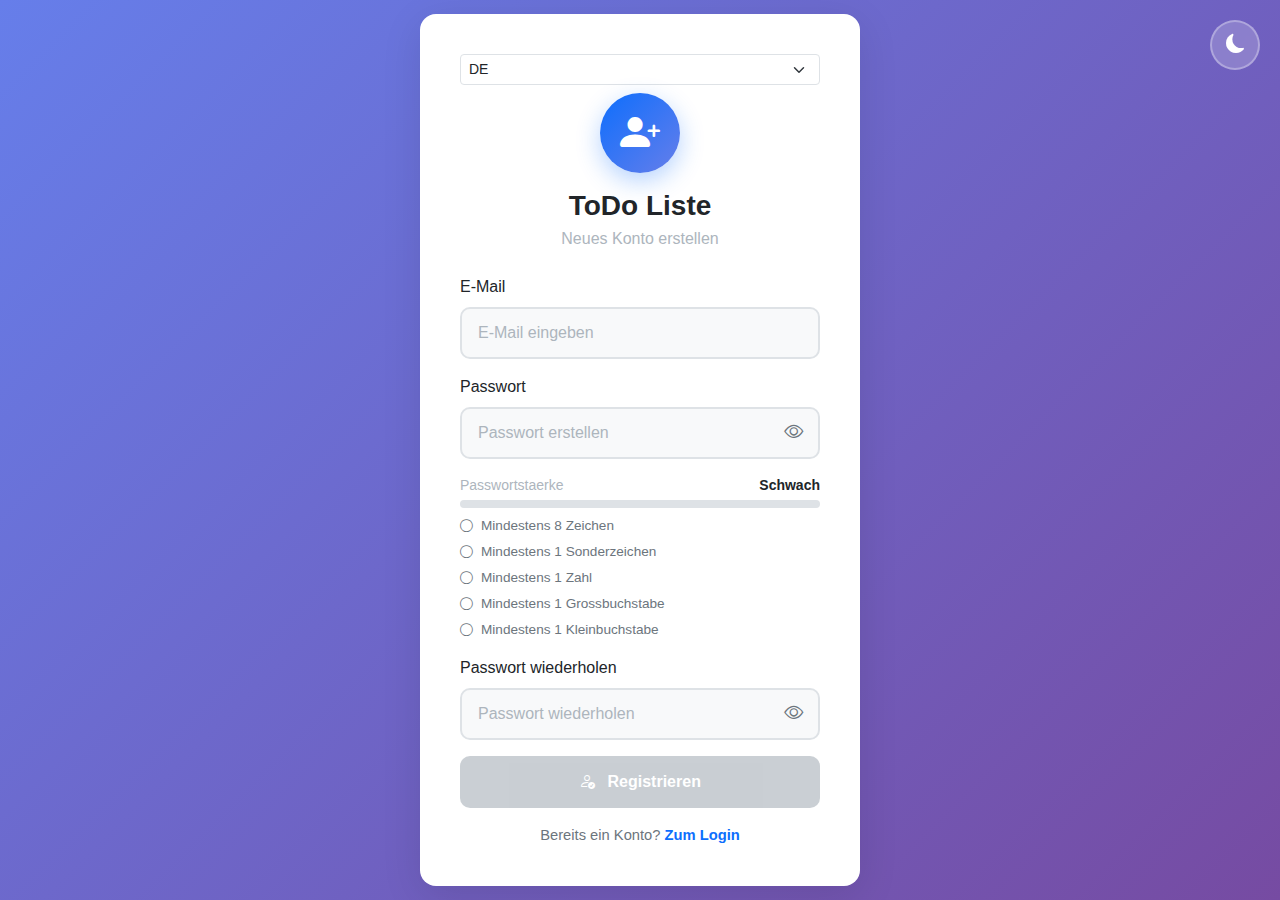
<file: frontend/register.html>
<!DOCTYPE html>
<html lang="de" data-theme="light">
<head>
    <meta charset="UTF-8">
    <meta name="viewport" content="width=device-width, initial-scale=1.0">
    <title>Registrierung - ToDo Liste</title>

    <!-- Bootstrap 5.3.3 CSS -->
    <link href="https://cdn.jsdelivr.net/npm/bootstrap@5.3.3/dist/css/bootstrap.min.css" rel="stylesheet" integrity="sha384-QWTKZyjpPEjISv5WaRU9OFeRpok6YctnYmDr5pNlyT2bRjXh0JMhjY6hW+ALEwIH" crossorigin="anonymous">

    <!-- Bootstrap Icons -->
    <link rel="stylesheet" href="https://cdn.jsdelivr.net/npm/bootstrap-icons@1.11.3/font/bootstrap-icons.min.css">

    <!-- Custom CSS -->
    <link rel="stylesheet" href="css/login.css">
</head>
<body>
    <div class="login-container">
        <div class="login-card">
            <div class="d-flex justify-content-end mb-2">
                <select id="langSelect" class="form-select form-select-sm language-select" aria-label="Language switcher">
                    <option value="de">DE</option>
                    <option value="en">EN</option>
                </select>
            </div>

            <div class="text-center mb-4">
                <div class="logo-circle">
                    <i class="bi bi-person-plus-fill"></i>
                </div>
                <h2 class="mt-3 mb-1" data-i18n="title">ToDo Liste</h2>
                <p class="text-muted" data-i18n="subtitle">Neues Konto erstellen</p>
            </div>

            <form id="registerForm" novalidate>
                <div class="mb-3">
                    <label for="email" class="form-label" data-i18n="email_label"></label>
                    <input
                        type="email"
                        class="form-control"
                        id="email"
                        autocomplete="email"
                        required
                        data-i18n-placeholder="email_placeholder"
                    >
                    <div class="invalid-feedback" id="emailError"></div>
                </div>

                <div class="mb-3">
                    <label for="password" class="form-label" data-i18n="password_label"></label>
                    <div class="password-input-wrapper">
                        <input
                            type="password"
                            class="form-control"
                            id="password"
                            autocomplete="new-password"
                            required
                            data-i18n-placeholder="password_placeholder"
                        >
                        <button type="button" class="btn-toggle-password" id="togglePassword">
                            <i class="bi bi-eye" id="togglePasswordIcon"></i>
                        </button>
                    </div>
                </div>

                <div class="mb-3 strength-meter">
                    <div class="d-flex justify-content-between small mb-1">
                        <span class="text-muted" data-i18n="strength_label"></span>
                        <span id="strengthValue" class="fw-semibold">-</span>
                    </div>
                    <div class="progress">
                        <div id="strengthBar" class="progress-bar bg-danger" role="progressbar" style="width: 0%"></div>
                    </div>
                    <ul class="password-rules mt-2" id="passwordRules">
                        <li class="password-rule" data-rule="length">
                            <i class="bi bi-circle"></i>
                            <span data-i18n="rule_length"></span>
                        </li>
                        <li class="password-rule" data-rule="special">
                            <i class="bi bi-circle"></i>
                            <span data-i18n="rule_special"></span>
                        </li>
                        <li class="password-rule" data-rule="digit">
                            <i class="bi bi-circle"></i>
                            <span data-i18n="rule_digit"></span>
                        </li>
                        <li class="password-rule" data-rule="upper">
                            <i class="bi bi-circle"></i>
                            <span data-i18n="rule_upper"></span>
                        </li>
                        <li class="password-rule" data-rule="lower">
                            <i class="bi bi-circle"></i>
                            <span data-i18n="rule_lower"></span>
                        </li>
                    </ul>
                </div>

                <div class="mb-3">
                    <label for="confirmPassword" class="form-label" data-i18n="confirm_label"></label>
                    <div class="password-input-wrapper">
                        <input
                            type="password"
                            class="form-control"
                            id="confirmPassword"
                            autocomplete="new-password"
                            required
                            data-i18n-placeholder="confirm_placeholder"
                        >
                        <button type="button" class="btn-toggle-password" id="toggleConfirmPassword">
                            <i class="bi bi-eye" id="toggleConfirmIcon"></i>
                        </button>
                    </div>
                    <div class="invalid-feedback" id="confirmError"></div>
                </div>

                <button type="submit" class="btn btn-primary w-100" id="registerBtn">
                    <span id="registerBtnText">
                        <i class="bi bi-person-check me-2"></i>
                        <span data-i18n="register_btn"></span>
                    </span>
                    <span id="registerBtnSpinner" class="d-none">
                        <span class="spinner-border spinner-border-sm me-2" role="status"></span>
                        <span data-i18n="register_loading"></span>
                    </span>
                </button>
            </form>

            <p class="auth-switch mt-3 mb-0">
                <span data-i18n="have_account"></span>
                <a href="login.html" data-i18n="login_link"></a>
            </p>
        </div>

        <button class="theme-toggle" id="themeToggle" title="Theme wechseln">
            <i class="bi bi-moon-fill"></i>
        </button>
    </div>

    <div class="toast-container position-fixed top-0 end-0 p-3" id="toastContainer"></div>

    <!-- Bootstrap JS Bundle -->
    <script src="https://cdn.jsdelivr.net/npm/bootstrap@5.3.3/dist/js/bootstrap.bundle.min.js" integrity="sha384-YvpcrYf0tY3lHB60NNkmXc5s9fDVZLESaAA55NDzOxhy9GkcIdslK1eN7N6jIeHz" crossorigin="anonymous"></script>

    <!-- Custom JavaScript -->
    <script src="js/register.js"></script>
</body>
</html>
</file>
<file: frontend/css/login.css>
/* ========================================
   Login Page Styles
   ======================================== */

:root {
    --primary-color: #0d6efd;
    --primary-hover: #0b5ed7;
    --bg-light: #f8f9fa;
    --bg-white: #ffffff;
    --text-primary: #212529;
    --text-secondary: #6c757d;
    --text-muted: #adb5bd;
    --border-color: #dee2e6;
    --shadow: 0 10px 40px rgba(0, 0, 0, 0.1);
    --shadow-hover: 0 15px 50px rgba(0, 0, 0, 0.15);
}

/* Dark Mode Theme */
[data-theme="dark"] {
    --bg-light: #0d1117;
    --bg-white: #161b22;
    --text-primary: #e6edf3;
    --text-secondary: #8b949e;
    --text-muted: #6e7681;
    --border-color: #30363d;
    --shadow: 0 10px 40px rgba(0, 0, 0, 0.4);
    --shadow-hover: 0 15px 50px rgba(0, 0, 0, 0.5);
}

[data-theme="dark"] body {
    background: linear-gradient(135deg, #0d1117 0%, #161b22 100%);
}

[data-theme="dark"] .login-card {
    background: var(--bg-white);
    border: 1px solid var(--border-color);
}

[data-theme="dark"] .form-control {
    background-color: var(--bg-light);
    color: var(--text-primary);
    border-color: var(--border-color);
}

[data-theme="dark"] .form-control:focus {
    background-color: var(--bg-light);
    color: var(--text-primary);
    border-color: var(--primary-color);
}

[data-theme="dark"] .btn-toggle-password {
    color: var(--text-secondary);
}

[data-theme="dark"] code {
    background-color: var(--bg-light);
    color: var(--primary-color);
}

* {
    margin: 0;
    padding: 0;
    box-sizing: border-box;
}

html, body {
    height: 100%;
    font-family: -apple-system, BlinkMacSystemFont, 'Segoe UI', Roboto, 'Helvetica Neue', Arial, sans-serif;
    transition: background-color 0.3s ease;
}

body {
    background: linear-gradient(135deg, #667eea 0%, #764ba2 100%);
    display: flex;
    align-items: center;
    justify-content: center;
    padding: 20px;
}

/* ========================================
   Login Container
   ======================================== */

.login-container {
    width: 100%;
    max-width: 440px;
    position: relative;
}

.login-card {
    background: var(--bg-white);
    border-radius: 16px;
    padding: 40px;
    box-shadow: var(--shadow);
    transition: all 0.3s ease;
    animation: slideUp 0.5s ease-out;
}

.login-card:hover {
    box-shadow: var(--shadow-hover);
    transform: translateY(-5px);
}

@keyframes slideUp {
    from {
        opacity: 0;
        transform: translateY(30px);
    }
    to {
        opacity: 1;
        transform: translateY(0);
    }
}

/* ========================================
   Logo
   ======================================== */

.logo-circle {
    width: 80px;
    height: 80px;
    background: linear-gradient(135deg, var(--primary-color), #667eea);
    border-radius: 50%;
    display: inline-flex;
    align-items: center;
    justify-content: center;
    font-size: 2.5rem;
    color: white;
    box-shadow: 0 8px 24px rgba(13, 110, 253, 0.3);
    animation: pulse 2s ease-in-out infinite;
}

@keyframes pulse {
    0%, 100% {
        box-shadow: 0 8px 24px rgba(13, 110, 253, 0.3);
    }
    50% {
        box-shadow: 0 8px 32px rgba(13, 110, 253, 0.5);
    }
}

.login-card h2 {
    color: var(--text-primary);
    font-weight: 700;
    font-size: 1.75rem;
}

/* ========================================
   Form Elements
   ======================================== */

.form-label {
    font-weight: 500;
    color: var(--text-primary);
    margin-bottom: 0.5rem;
}

.form-control {
    border: 2px solid var(--border-color);
    border-radius: 10px;
    padding: 12px 16px;
    font-size: 1rem;
    transition: all 0.3s ease;
    background-color: var(--bg-light);
}

.form-control:focus {
    border-color: var(--primary-color);
    box-shadow: 0 0 0 0.25rem rgba(13, 110, 253, 0.15);
    background-color: var(--bg-white);
}

.form-control::placeholder {
    color: var(--text-muted);
}

/* Password Input with Toggle */
.password-input-wrapper {
    position: relative;
}

.password-input-wrapper .form-control {
    padding-right: 45px;
}

.btn-toggle-password {
    position: absolute;
    right: 12px;
    top: 50%;
    transform: translateY(-50%);
    background: none;
    border: none;
    color: var(--text-secondary);
    cursor: pointer;
    font-size: 1.2rem;
    padding: 5px;
    transition: color 0.2s ease;
}

.btn-toggle-password:hover {
    color: var(--primary-color);
}

.btn-toggle-password:focus {
    outline: none;
}

/* ========================================
   Buttons
   ======================================== */

.btn-primary {
    background: linear-gradient(135deg, var(--primary-color), #667eea);
    border: none;
    border-radius: 10px;
    padding: 14px 24px;
    font-size: 1rem;
    font-weight: 600;
    transition: all 0.3s ease;
    box-shadow: 0 4px 12px rgba(13, 110, 253, 0.3);
}

.btn-primary:hover {
    background: linear-gradient(135deg, var(--primary-hover), #5568d3);
    box-shadow: 0 6px 20px rgba(13, 110, 253, 0.4);
    transform: translateY(-2px);
}

.btn-primary:active {
    transform: translateY(0);
}

.btn-primary:disabled {
    background: var(--text-muted);
    cursor: not-allowed;
    box-shadow: none;
    transform: none;
}

/* ========================================
   Alerts
   ======================================== */

#alertContainer {
    margin-bottom: 1rem;
}

.alert {
    border-radius: 10px;
    border: none;
    padding: 12px 16px;
    animation: slideDown 0.3s ease-out;
}

@keyframes slideDown {
    from {
        opacity: 0;
        transform: translateY(-10px);
    }
    to {
        opacity: 1;
        transform: translateY(0);
    }
}

.alert-danger {
    background-color: #f8d7da;
    color: #721c24;
}

[data-theme="dark"] .alert-danger {
    background-color: #2c1618;
    color: #f8d7da;
}

.alert-success {
    background-color: #d4edda;
    color: #155724;
}

[data-theme="dark"] .alert-success {
    background-color: #1a2e1a;
    color: #d4edda;
}

.alert-info {
    background-color: #d1ecf1;
    color: #0c5460;
    border-left: 4px solid #17a2b8;
}

[data-theme="dark"] .alert-info {
    background-color: #1a2930;
    color: #bee5eb;
    border-left: 4px solid #17a2b8;
}

/* ========================================
   Theme Toggle
   ======================================== */

.theme-toggle {
    position: fixed;
    top: 20px;
    right: 20px;
    width: 50px;
    height: 50px;
    border-radius: 50%;
    background: rgba(255, 255, 255, 0.2);
    backdrop-filter: blur(10px);
    border: 2px solid rgba(255, 255, 255, 0.3);
    color: white;
    font-size: 1.2rem;
    cursor: pointer;
    transition: all 0.3s ease;
    display: flex;
    align-items: center;
    justify-content: center;
    z-index: 1000;
}

.theme-toggle:hover {
    background: rgba(255, 255, 255, 0.3);
    transform: rotate(15deg) scale(1.1);
}

.theme-toggle:active {
    transform: rotate(15deg) scale(0.95);
}

/* ========================================
   Code Elements
   ======================================== */

code {
    background-color: #f1f3f5;
    color: var(--primary-color);
    padding: 2px 6px;
    border-radius: 4px;
    font-size: 0.9em;
    font-family: 'Courier New', monospace;
}

/* ========================================
   Checkbox
   ======================================== */

.form-check-input {
    width: 1.2em;
    height: 1.2em;
    margin-top: 0.15em;
    border: 2px solid var(--border-color);
    cursor: pointer;
}

.form-check-input:checked {
    background-color: var(--primary-color);
    border-color: var(--primary-color);
}

.form-check-label {
    color: var(--text-secondary);
    cursor: pointer;
    user-select: none;
}

/* ========================================
   Responsive Design
   ======================================== */

@media (max-width: 480px) {
    .login-card {
        padding: 30px 24px;
    }
    
    .logo-circle {
        width: 70px;
        height: 70px;
        font-size: 2rem;
    }
    
    .login-card h2 {
        font-size: 1.5rem;
    }
    
    .theme-toggle {
        top: 15px;
        right: 15px;
        width: 45px;
        height: 45px;
        font-size: 1.1rem;
    }
}

/* ========================================
   Spinner Animation
   ======================================== */

.spinner-border-sm {
    width: 1rem;
    height: 1rem;
    border-width: 0.2em;
}

/* ========================================
   Utility Classes
   ======================================== */

.d-none {
    display: none !important;
}

.text-muted {
    color: var(--text-muted) !important;
}

/* ========================================
   Focus Styles (Accessibility)
   ======================================== */

*:focus-visible {
    outline: 2px solid var(--primary-color);
    outline-offset: 2px;
}

button:focus-visible {
    outline-offset: 4px;
}

/* ========================================
   Register Extensions
   ======================================== */

.strength-meter .progress {
    height: 8px;
    border-radius: 999px;
    background-color: var(--border-color);
}

.password-rules {
    list-style: none;
    margin: 0;
    padding: 0;
    display: grid;
    gap: 0.35rem;
}

.password-rule {
    font-size: 0.85rem;
    color: var(--text-secondary);
    display: flex;
    align-items: center;
    gap: 0.5rem;
}

.password-rule i {
    font-size: 0.8rem;
}

.password-rule.valid {
    color: #198754;
}

.auth-switch {
    text-align: center;
    font-size: 0.92rem;
    color: var(--text-secondary);
}

.auth-switch a {
    color: var(--primary-color);
    font-weight: 600;
    text-decoration: none;
}

.auth-switch a:hover {
    text-decoration: underline;
}
</file>
